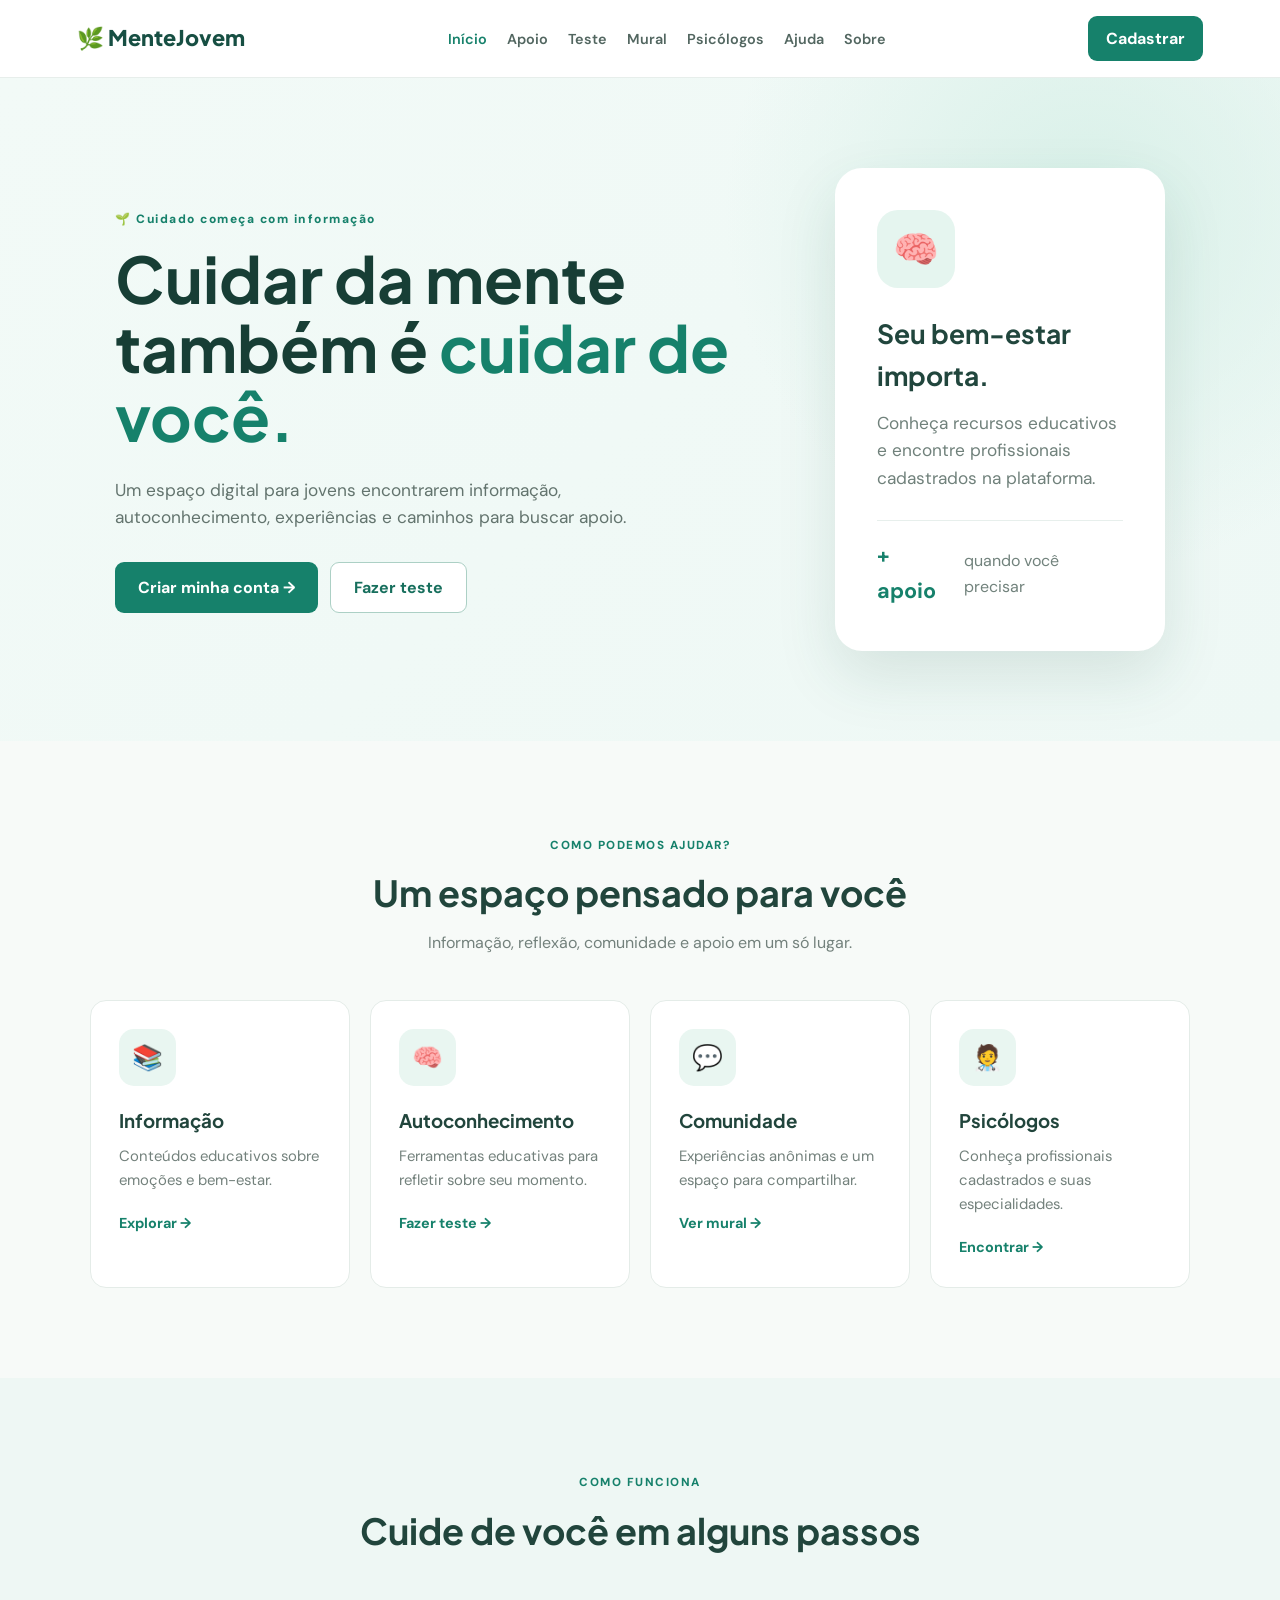
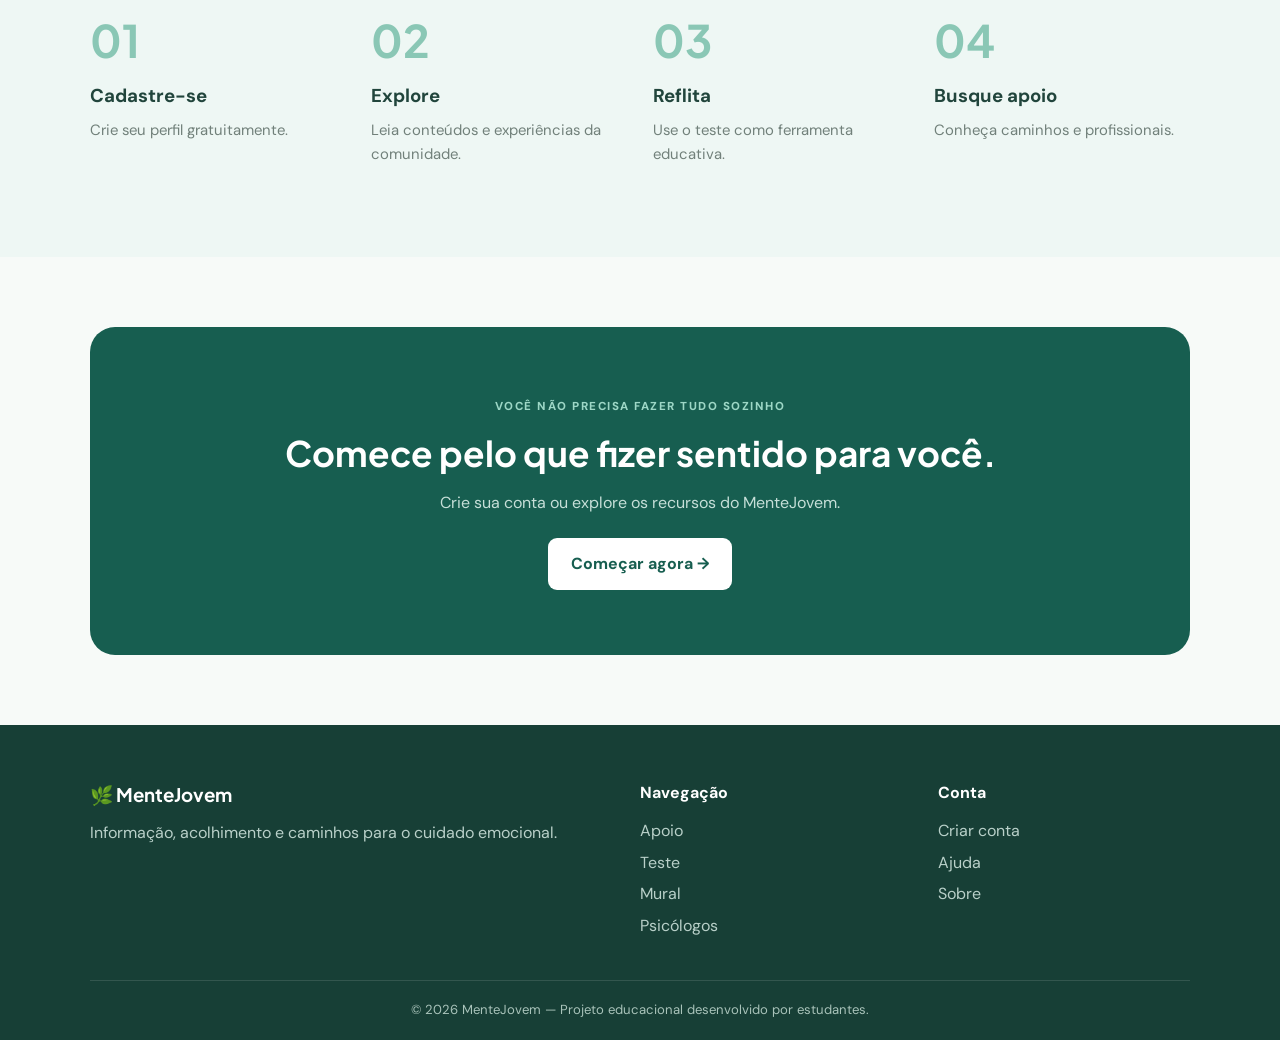
<file: index.html>
<!DOCTYPE html>
<html lang="pt-BR">

<head>
    <meta charset="UTF-8">
    <meta name="viewport" content="width=device-width, initial-scale=1.0">
    <title>MenteJovem | Início</title>
    <link rel="stylesheet" href="css/style.css">
</head>

<body>
    <header>
        <nav class="navbar">
            <a href="index.html" class="logo">🌿 MenteJovem</a>
            <ul class="menu">
                <li><a href="index.html" class="ativo">Início</a></li>
                <li><a href="apoio.html">Apoio</a></li>
                <li><a href="teste.html">Teste</a></li>
                <li><a href="mural.html">Mural</a></li>
                <li><a href="psicologos.html">Psicólogos</a></li>
                <li><a href="ajuda.html">Ajuda</a></li>
                <li><a href="sobre.html">Sobre</a></li>
            </ul>
            <a href="cadastro.html" class="btn-nav">Cadastrar</a>
        </nav>
    </header>

    <main>
        <section class="hero">
            <div class="hero-text">
                <span class="tag">🌱 Cuidado começa com informação</span>
                <h1>Cuidar da mente também é <span>cuidar de você.</span></h1>
                <p>Um espaço digital para jovens encontrarem informação, autoconhecimento, experiências e caminhos para
                    buscar apoio.</p>
                <div class="hero-buttons">
                    <a href="cadastro.html" class="btn">Criar minha conta →</a>
                    <a href="teste.html" class="btn-outline">Fazer teste</a>
                </div>
            </div>
            <div class="hero-card">
                <div class="floating-icon">🧠</div>
                <h3>Seu bem-estar importa.</h3>
                <p>Conheça recursos educativos e encontre profissionais cadastrados na plataforma.</p>
                <div class="mini-stat"><strong>+ apoio</strong><span>quando você precisar</span></div>
            </div>
        </section>

        <section>
            <div class="section-title">
                <span>COMO PODEMOS AJUDAR?</span>
                <h2>Um espaço pensado para você</h2>
                <p>Informação, reflexão, comunidade e apoio em um só lugar.</p>
            </div>
            <div class="cards">
                <div class="card">
                    <div class="card-icon">📚</div>
                    <h3>Informação</h3>
                    <p>Conteúdos educativos sobre emoções e bem-estar.</p><a href="apoio.html">Explorar →</a>
                </div>
                <div class="card">
                    <div class="card-icon">🧠</div>
                    <h3>Autoconhecimento</h3>
                    <p>Ferramentas educativas para refletir sobre seu momento.</p><a href="teste.html">Fazer teste →</a>
                </div>
                <div class="card">
                    <div class="card-icon">💬</div>
                    <h3>Comunidade</h3>
                    <p>Experiências anônimas e um espaço para compartilhar.</p><a href="mural.html">Ver mural →</a>
                </div>
                <div class="card">
                    <div class="card-icon">🧑‍⚕️</div>
                    <h3>Psicólogos</h3>
                    <p>Conheça profissionais cadastrados e suas especialidades.</p><a href="psicologos.html">Encontrar
                        →</a>
                </div>
            </div>
        </section>

        <section class="como-funciona">
            <div class="section-title"><span>COMO FUNCIONA</span>
                <h2>Cuide de você em alguns passos</h2>
            </div>
            <div class="steps">
                <div class="step"><strong>01</strong>
                    <h3>Cadastre-se</h3>
                    <p>Crie seu perfil gratuitamente.</p>
                </div>
                <div class="step"><strong>02</strong>
                    <h3>Explore</h3>
                    <p>Leia conteúdos e experiências da comunidade.</p>
                </div>
                <div class="step"><strong>03</strong>
                    <h3>Reflita</h3>
                    <p>Use o teste como ferramenta educativa.</p>
                </div>
                <div class="step"><strong>04</strong>
                    <h3>Busque apoio</h3>
                    <p>Conheça caminhos e profissionais.</p>
                </div>
            </div>
        </section>

        <section class="cta">
            <span>VOCÊ NÃO PRECISA FAZER TUDO SOZINHO</span>
            <h2>Comece pelo que fizer sentido para você.</h2>
            <p>Crie sua conta ou explore os recursos do MenteJovem.</p>
            <a href="cadastro.html" class="btn">Começar agora →</a>
        </section>
    </main>

    <footer>
        <div class="footer-content">
            <div>
                <h3>🌿 MenteJovem</h3>
                <p>Informação, acolhimento e caminhos para o cuidado emocional.</p>
            </div>
            <div>
                <h4>Navegação</h4><a href="apoio.html">Apoio</a><a href="teste.html">Teste</a><a
                    href="mural.html">Mural</a><a href="psicologos.html">Psicólogos</a>
            </div>
            <div>
                <h4>Conta</h4><a href="cadastro.html">Criar conta</a><a href="ajuda.html">Ajuda</a><a
                    href="sobre.html">Sobre</a>
            </div>
        </div>
        <div class="footer-bottom">© 2026 MenteJovem — Projeto educacional desenvolvido por estudantes.</div>
    </footer>
</body>

</html>
</file>
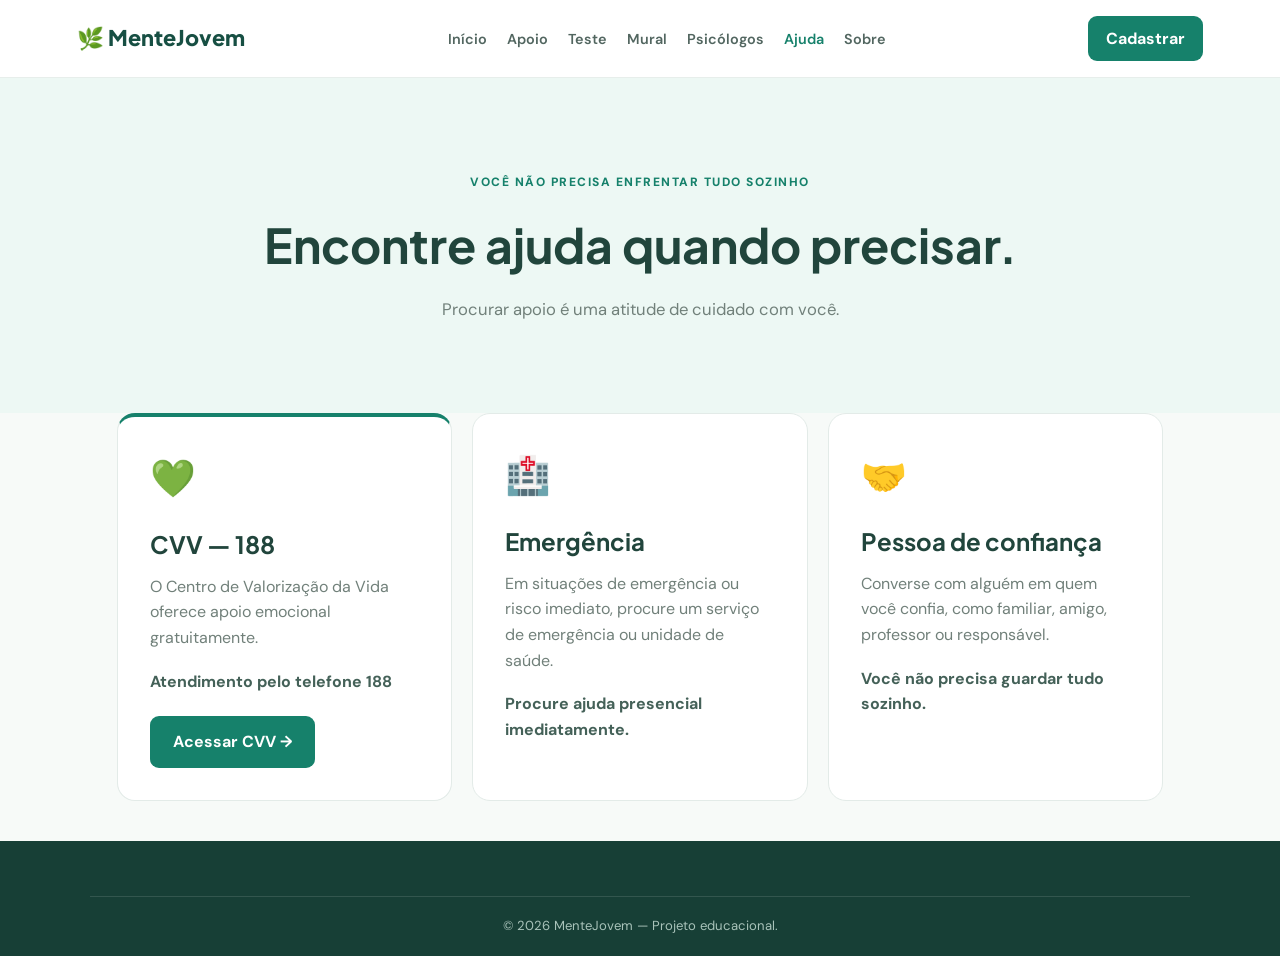
<file: ajuda.html>
<!DOCTYPE html>
<html lang="pt-BR">

<head>
    <meta charset="UTF-8">
    <meta name="viewport" content="width=device-width, initial-scale=1.0">
    <title>Ajuda | MenteJovem</title>
    <link rel="stylesheet" href="css/style.css">
</head>

<body>
    <header>
        <nav class="navbar"><a href="index.html" class="logo">🌿 MenteJovem</a>
            <ul class="menu">
                <li><a href="index.html">Início</a></li>
                <li><a href="apoio.html">Apoio</a></li>
                <li><a href="teste.html">Teste</a></li>
                <li><a href="mural.html">Mural</a></li>
                <li><a href="psicologos.html">Psicólogos</a></li>
                <li><a href="ajuda.html" class="ativo">Ajuda</a></li>
                <li><a href="sobre.html">Sobre</a></li>
            </ul><a href="cadastro.html" class="btn-nav">Cadastrar</a>
        </nav>
    </header>
    <section class="help-hero"><span>VOCÊ NÃO PRECISA ENFRENTAR TUDO SOZINHO</span>
        <h1>Encontre ajuda quando precisar.</h1>
        <p>Procurar apoio é uma atitude de cuidado com você.</p>
    </section>
    <main class="content">
        <div class="help-cards">
            <div class="help-card cvv"><span>💚</span>
                <h2>CVV — 188</h2>
                <p>O Centro de Valorização da Vida oferece apoio emocional gratuitamente.</p><strong>Atendimento pelo
                    telefone 188</strong><a href="https://www.cvv.org.br/" target="_blank" class="btn">Acessar CVV →</a>
            </div>
            <div class="help-card"><span>🏥</span>
                <h2>Emergência</h2>
                <p>Em situações de emergência ou risco imediato, procure um serviço de emergência ou unidade de saúde.
                </p><strong>Procure ajuda presencial imediatamente.</strong>
            </div>
            <div class="help-card"><span>🤝</span>
                <h2>Pessoa de confiança</h2>
                <p>Converse com alguém em quem você confia, como familiar, amigo, professor ou responsável.</p>
                <strong>Você não precisa guardar tudo sozinho.</strong>
            </div>
        </div>
    </main>
    <footer>
        <div class="footer-bottom">© 2026 MenteJovem — Projeto educacional.</div>
    </footer>
</body>

</html>
</file>
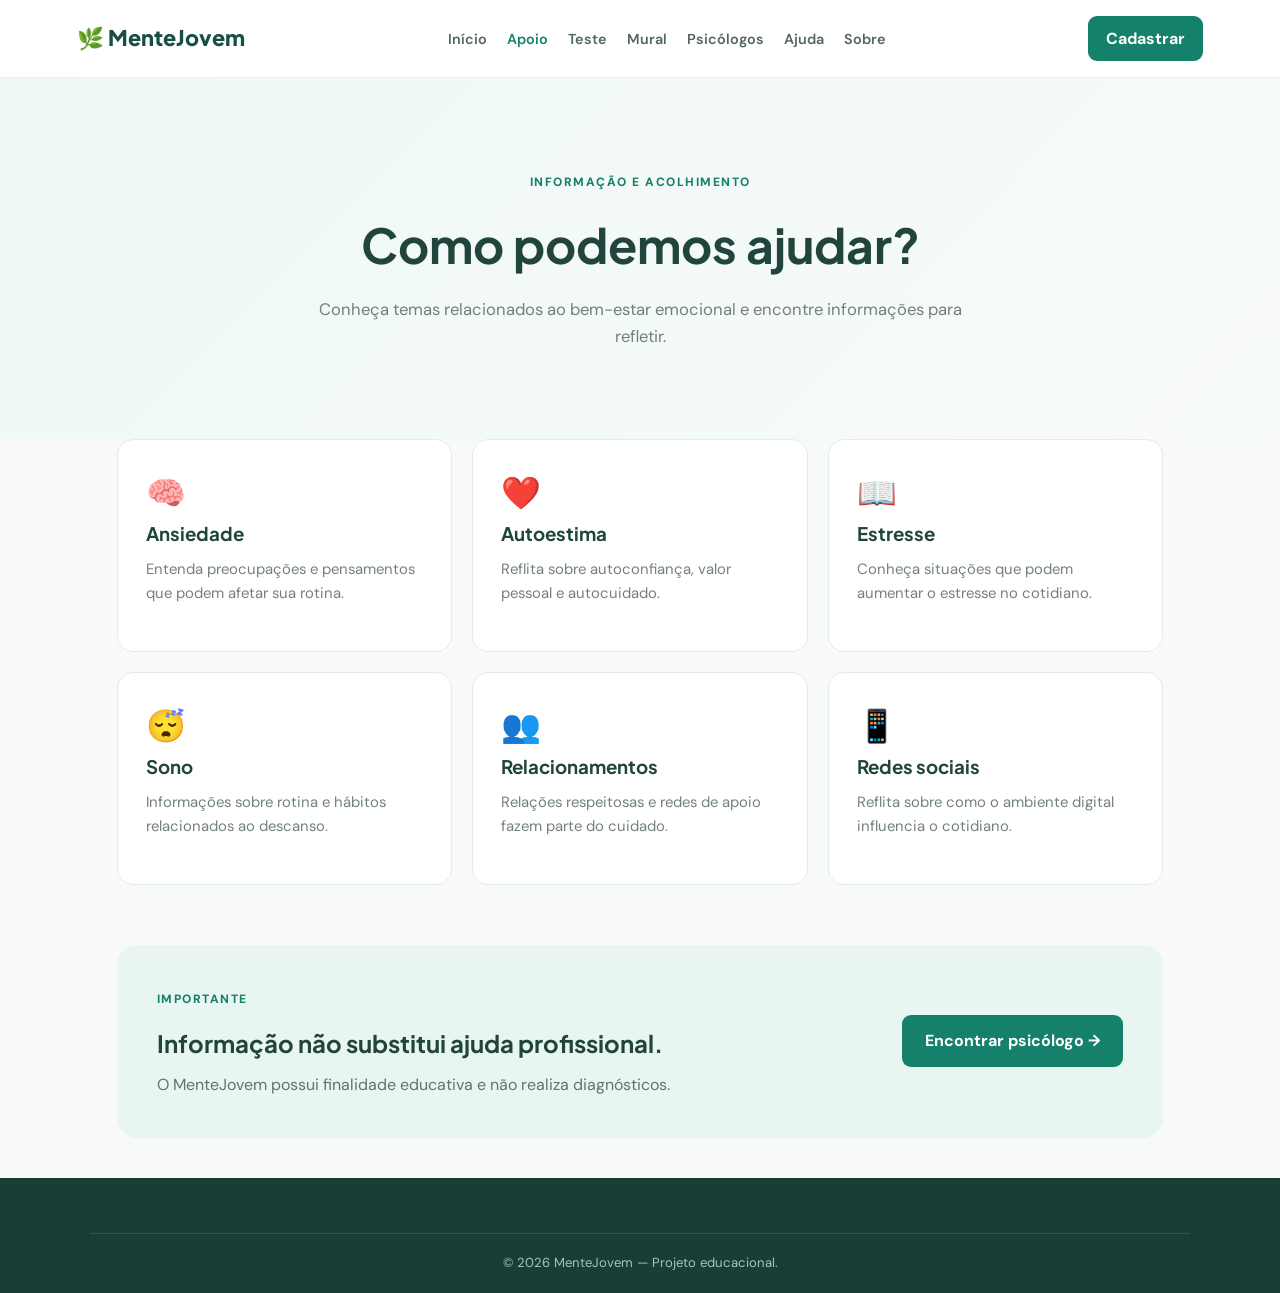
<file: apoio.html>
<!DOCTYPE html>
<html lang="pt-BR">

<head>
    <meta charset="UTF-8">
    <meta name="viewport" content="width=device-width, initial-scale=1.0">
    <title>Apoio | MenteJovem</title>
    <link rel="stylesheet" href="css/style.css">
</head>

<body>
    <header>
        <nav class="navbar"><a href="index.html" class="logo">🌿 MenteJovem</a>
            <ul class="menu">
                <li><a href="index.html">Início</a></li>
                <li><a href="apoio.html" class="ativo">Apoio</a></li>
                <li><a href="teste.html">Teste</a></li>
                <li><a href="mural.html">Mural</a></li>
                <li><a href="psicologos.html">Psicólogos</a></li>
                <li><a href="ajuda.html">Ajuda</a></li>
                <li><a href="sobre.html">Sobre</a></li>
            </ul><a href="cadastro.html" class="btn-nav">Cadastrar</a>
        </nav>
    </header>
    <section class="page-hero"><span>INFORMAÇÃO E ACOLHIMENTO</span>
        <h1>Como podemos ajudar?</h1>
        <p>Conheça temas relacionados ao bem-estar emocional e encontre informações para refletir.</p>
    </section>
    <main class="content">
        <div class="topics">
            <div class="topic"><span>🧠</span>
                <h3>Ansiedade</h3>
                <p>Entenda preocupações e pensamentos que podem afetar sua rotina.</p>
            </div>
            <div class="topic"><span>❤️</span>
                <h3>Autoestima</h3>
                <p>Reflita sobre autoconfiança, valor pessoal e autocuidado.</p>
            </div>
            <div class="topic"><span>📖</span>
                <h3>Estresse</h3>
                <p>Conheça situações que podem aumentar o estresse no cotidiano.</p>
            </div>
            <div class="topic"><span>😴</span>
                <h3>Sono</h3>
                <p>Informações sobre rotina e hábitos relacionados ao descanso.</p>
            </div>
            <div class="topic"><span>👥</span>
                <h3>Relacionamentos</h3>
                <p>Relações respeitosas e redes de apoio fazem parte do cuidado.</p>
            </div>
            <div class="topic"><span>📱</span>
                <h3>Redes sociais</h3>
                <p>Reflita sobre como o ambiente digital influencia o cotidiano.</p>
            </div>
        </div>
        <section class="info-box">
            <div><span class="tag">IMPORTANTE</span>
                <h2>Informação não substitui ajuda profissional.</h2>
                <p>O MenteJovem possui finalidade educativa e não realiza diagnósticos.</p>
            </div><a href="psicologos.html" class="btn">Encontrar psicólogo →</a>
        </section>
    </main>
    <footer>
        <div class="footer-bottom">© 2026 MenteJovem — Projeto educacional.</div>
    </footer>
</body>

</html>
</file>
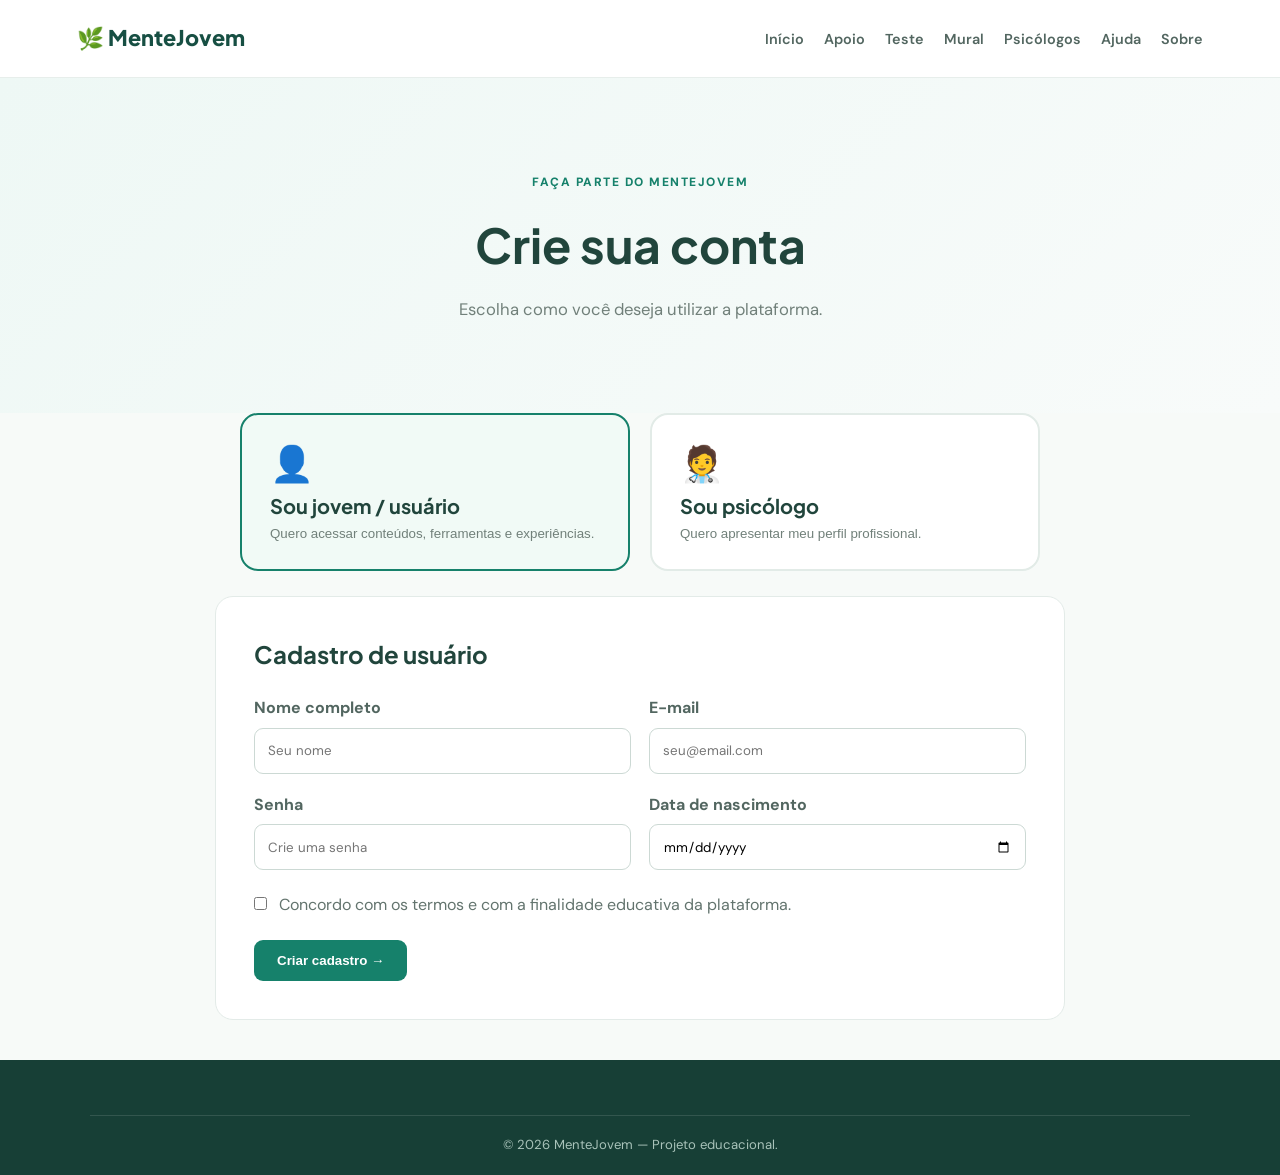
<file: cadastro.html>
<!DOCTYPE html>
<html lang="pt-BR">

<head>
    <meta charset="UTF-8">
    <meta name="viewport" content="width=device-width, initial-scale=1.0">
    <title>Cadastro | MenteJovem</title>
    <link rel="stylesheet" href="css/style.css">
</head>

<body>
    <header>
        <nav class="navbar"><a href="index.html" class="logo">🌿 MenteJovem</a>
            <ul class="menu">
                <li><a href="index.html">Início</a></li>
                <li><a href="apoio.html">Apoio</a></li>
                <li><a href="teste.html">Teste</a></li>
                <li><a href="mural.html">Mural</a></li>
                <li><a href="psicologos.html">Psicólogos</a></li>
                <li><a href="ajuda.html">Ajuda</a></li>
                <li><a href="sobre.html">Sobre</a></li>
            </ul>
        </nav>
    </header>
    <section class="page-hero"><span>FAÇA PARTE DO MENTEJOVEM</span>
        <h1>Crie sua conta</h1>
        <p>Escolha como você deseja utilizar a plataforma.</p>
    </section>
    <main class="content">
        <div class="profile-choice">
            <button class="choice active" data-type="jovem"><span>👤</span>
                <h2>Sou jovem / usuário</h2>
                <p>Quero acessar conteúdos, ferramentas e experiências.</p>
            </button>
            <button class="choice" data-type="psicologo"><span>🧑‍⚕️</span>
                <h2>Sou psicólogo</h2>
                <p>Quero apresentar meu perfil profissional.</p>
            </button>
        </div>
        <form id="cadastroForm" class="form-card">
            <h2 id="formTitle">Cadastro de usuário</h2>
            <div class="form-grid">
                <div class="field"><label>Nome completo</label><input required type="text" name="nome"
                        placeholder="Seu nome"></div>
                <div class="field"><label>E-mail</label><input required type="email" name="email"
                        placeholder="seu@email.com"></div>
                <div class="field"><label>Senha</label><input required type="password" name="senha"
                        placeholder="Crie uma senha"></div>
                <div class="field" id="idadeField"><label>Data de nascimento</label><input type="date"
                        name="nascimento"></div>
            </div>
            <div id="professionalFields" class="hidden">
                <h3>Dados profissionais</h3>
                <div class="form-grid">
                    <div class="field"><label>CRP</label><input name="crp" placeholder="Ex.: 00/00000"></div>
                    <div class="field"><label>Estado</label><select name="estado">
                            <option value="">Selecione</option>
                            <option>PR</option>
                            <option>SP</option>
                            <option>SC</option>
                            <option>RS</option>
                            <option>RJ</option>
                            <option>MG</option>
                            <option>Outro</option>
                        </select></div>
                    <div class="field"><label>Especialidade principal</label><select name="especialidade">
                            <option value="">Selecione</option>
                            <option>Psicologia clínica</option>
                            <option>Ansiedade</option>
                            <option>Autoestima</option>
                            <option>Adolescentes</option>
                            <option>Relacionamentos</option>
                            <option>Orientação profissional</option>
                        </select></div>
                    <div class="field"><label>Modalidade</label><select name="modalidade">
                            <option>Online</option>
                            <option>Presencial</option>
                            <option>Online e presencial</option>
                        </select></div>
                    <div class="field full"><label>Sobre seu trabalho</label><textarea name="bio"
                            placeholder="Conte brevemente sobre sua atuação..."></textarea></div>
                </div>
                <div class="verification-note">🔒 No sistema real, o registro profissional deverá ser validado antes do
                    perfil receber o selo de verificação.</div>
            </div>
            <label class="check"><input type="checkbox" required> Concordo com os termos e com a finalidade educativa da
                plataforma.</label>
            <button class="btn" type="submit">Criar cadastro →</button>
            <div id="cadastroMsg" class="success-message"></div>
        </form>
    </main>
    <footer>
        <div class="footer-bottom">© 2026 MenteJovem — Projeto educacional.</div>
    </footer>
    <script src="js/script.js"></script>
</body>

</html>
</file>
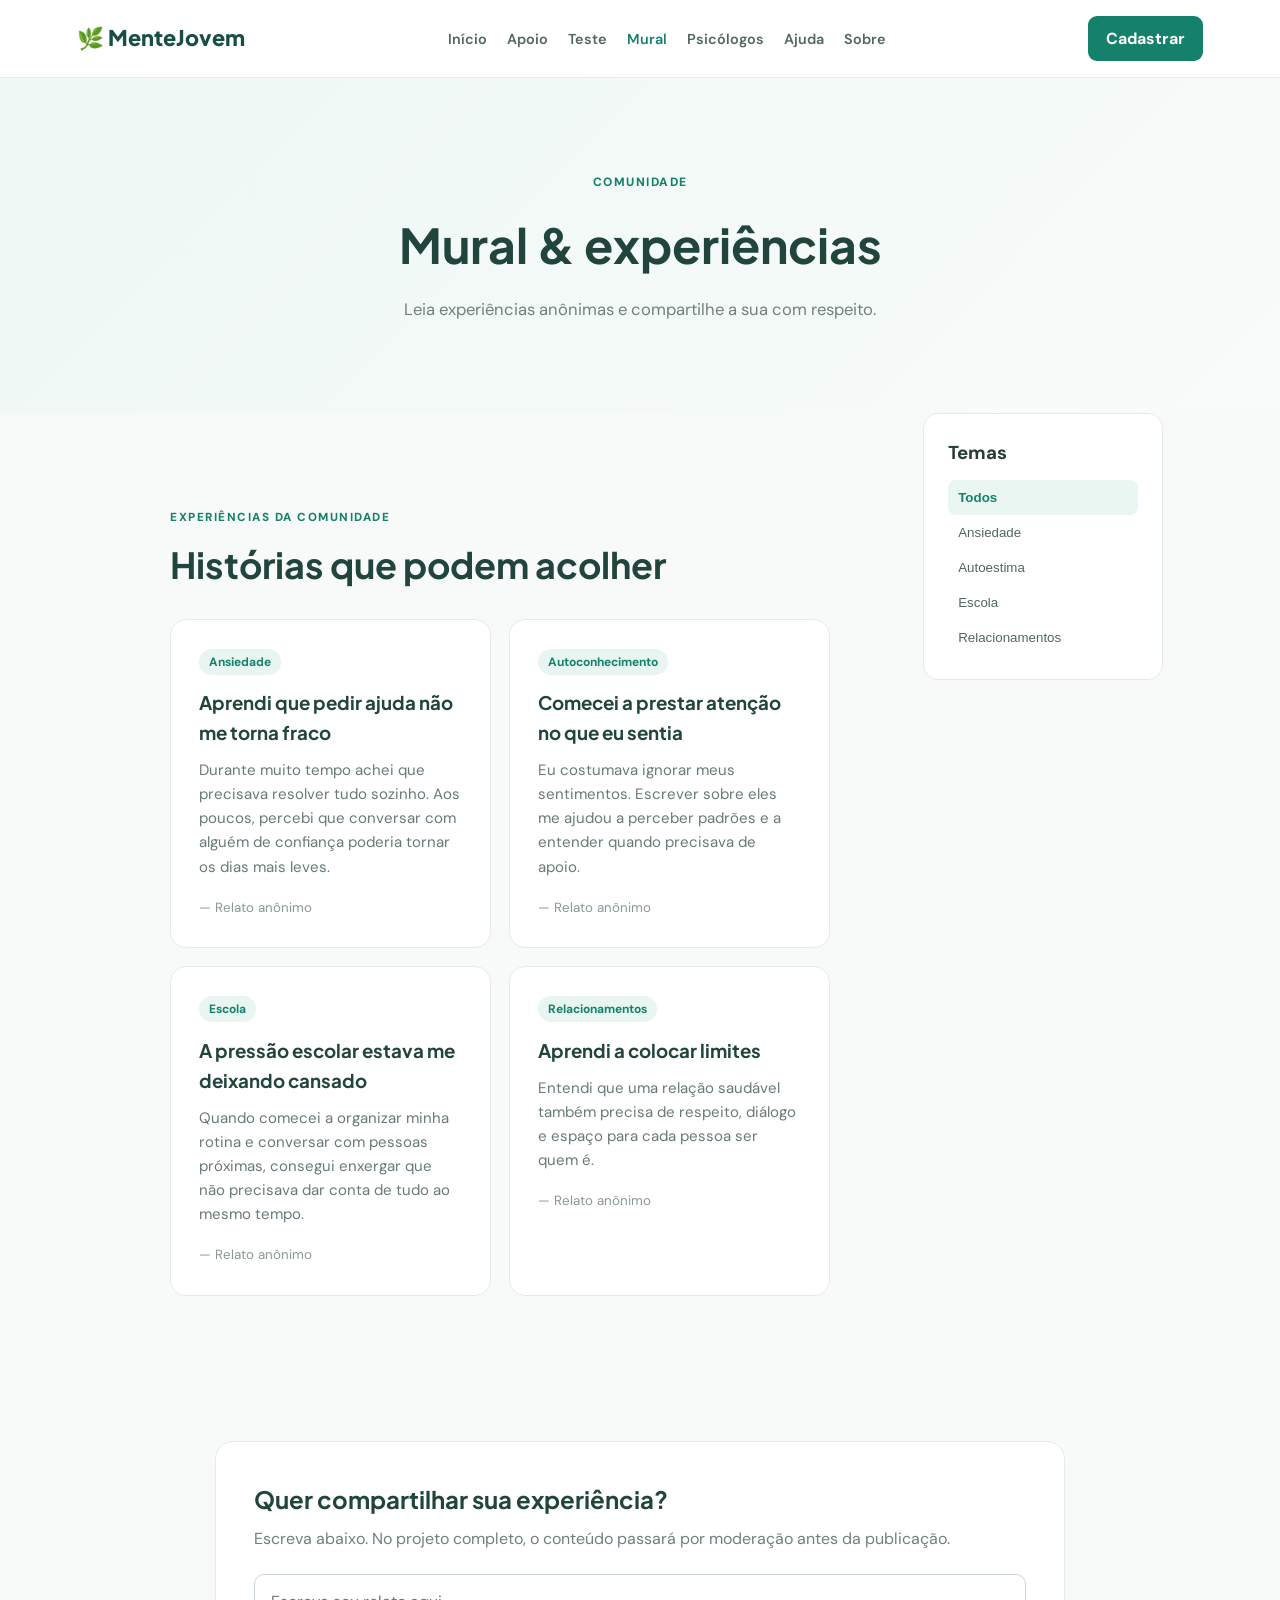
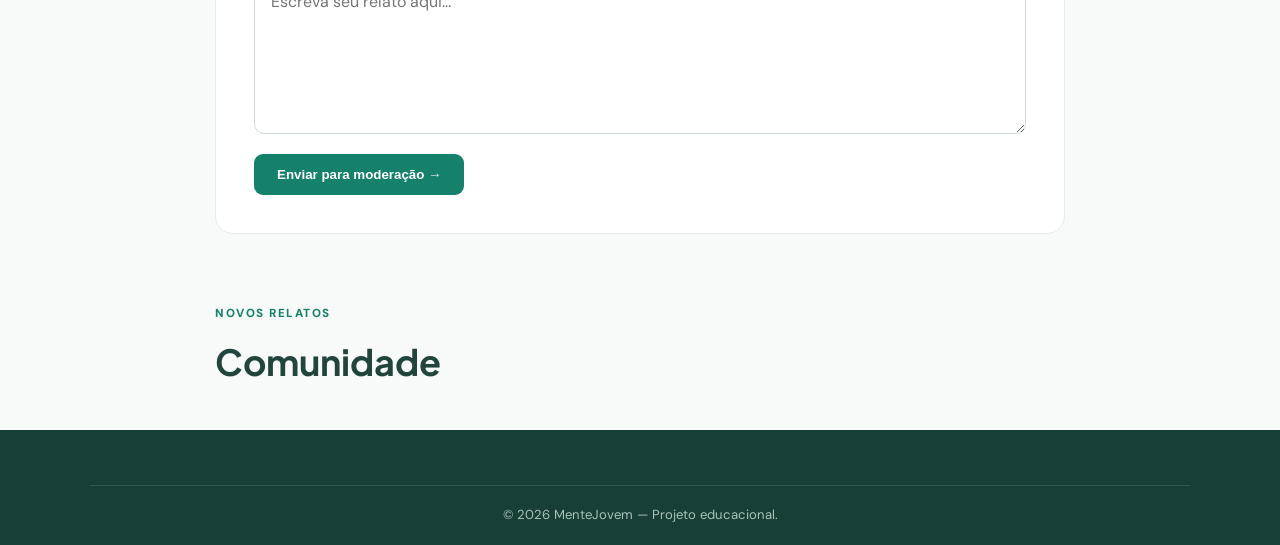
<file: mural.html>
<!DOCTYPE html>
<html lang="pt-BR">

<head>
    <meta charset="UTF-8">
    <meta name="viewport" content="width=device-width, initial-scale=1.0">
    <title>Mural | MenteJovem</title>
    <link rel="stylesheet" href="css/style.css">
</head>

<body>
    <header>
        <nav class="navbar"><a href="index.html" class="logo">🌿 MenteJovem</a>
            <ul class="menu">
                <li><a href="index.html">Início</a></li>
                <li><a href="apoio.html">Apoio</a></li>
                <li><a href="teste.html">Teste</a></li>
                <li><a href="mural.html" class="ativo">Mural</a></li>
                <li><a href="psicologos.html">Psicólogos</a></li>
                <li><a href="ajuda.html">Ajuda</a></li>
                <li><a href="sobre.html">Sobre</a></li>
            </ul><a href="cadastro.html" class="btn-nav">Cadastrar</a>
        </nav>
    </header>
    <section class="page-hero"><span>COMUNIDADE</span>
        <h1>Mural & experiências</h1>
        <p>Leia experiências anônimas e compartilhe a sua com respeito.</p>
    </section>
    <main class="content">
        <div class="blog-layout">
            <section>
                <div class="section-title left"><span>EXPERIÊNCIAS DA COMUNIDADE</span>
                    <h2>Histórias que podem acolher</h2>
                </div>
                <div class="blog-grid">
                    <article class="post"><span class="post-category">Ansiedade</span>
                        <h3>Aprendi que pedir ajuda não me torna fraco</h3>
                        <p>Durante muito tempo achei que precisava resolver tudo sozinho. Aos poucos, percebi que
                            conversar com alguém de confiança poderia tornar os dias mais leves.</p><small>— Relato
                            anônimo</small>
                    </article>
                    <article class="post"><span class="post-category">Autoconhecimento</span>
                        <h3>Comecei a prestar atenção no que eu sentia</h3>
                        <p>Eu costumava ignorar meus sentimentos. Escrever sobre eles me ajudou a perceber padrões e a
                            entender quando precisava de apoio.</p><small>— Relato anônimo</small>
                    </article>
                    <article class="post"><span class="post-category">Escola</span>
                        <h3>A pressão escolar estava me deixando cansado</h3>
                        <p>Quando comecei a organizar minha rotina e conversar com pessoas próximas, consegui enxergar
                            que não precisava dar conta de tudo ao mesmo tempo.</p><small>— Relato anônimo</small>
                    </article>
                    <article class="post"><span class="post-category">Relacionamentos</span>
                        <h3>Aprendi a colocar limites</h3>
                        <p>Entendi que uma relação saudável também precisa de respeito, diálogo e espaço para cada
                            pessoa ser quem é.</p><small>— Relato anônimo</small>
                    </article>
                </div>
            </section>
            <aside class="blog-side">
                <h3>Temas</h3><button class="filter-btn active">Todos</button><button
                    class="filter-btn">Ansiedade</button><button class="filter-btn">Autoestima</button><button
                    class="filter-btn">Escola</button><button class="filter-btn">Relacionamentos</button>
            </aside>
        </div>
        <div class="mural-box">
            <h2>Quer compartilhar sua experiência?</h2>
            <p>Escreva abaixo. No projeto completo, o conteúdo passará por moderação antes da publicação.</p><textarea
                id="relato" placeholder="Escreva seu relato aqui..."></textarea><button class="btn"
                onclick="enviarRelato()">Enviar para moderação →</button>
        </div>
        <div class="relatos-area">
            <div class="section-title left"><span>NOVOS RELATOS</span>
                <h2>Comunidade</h2>
            </div>
            <div id="relatos"></div>
        </div>
    </main>
    <footer>
        <div class="footer-bottom">© 2026 MenteJovem — Projeto educacional.</div>
    </footer>
    <script src="js/script.js"></script>
</body>

</html>
</file>
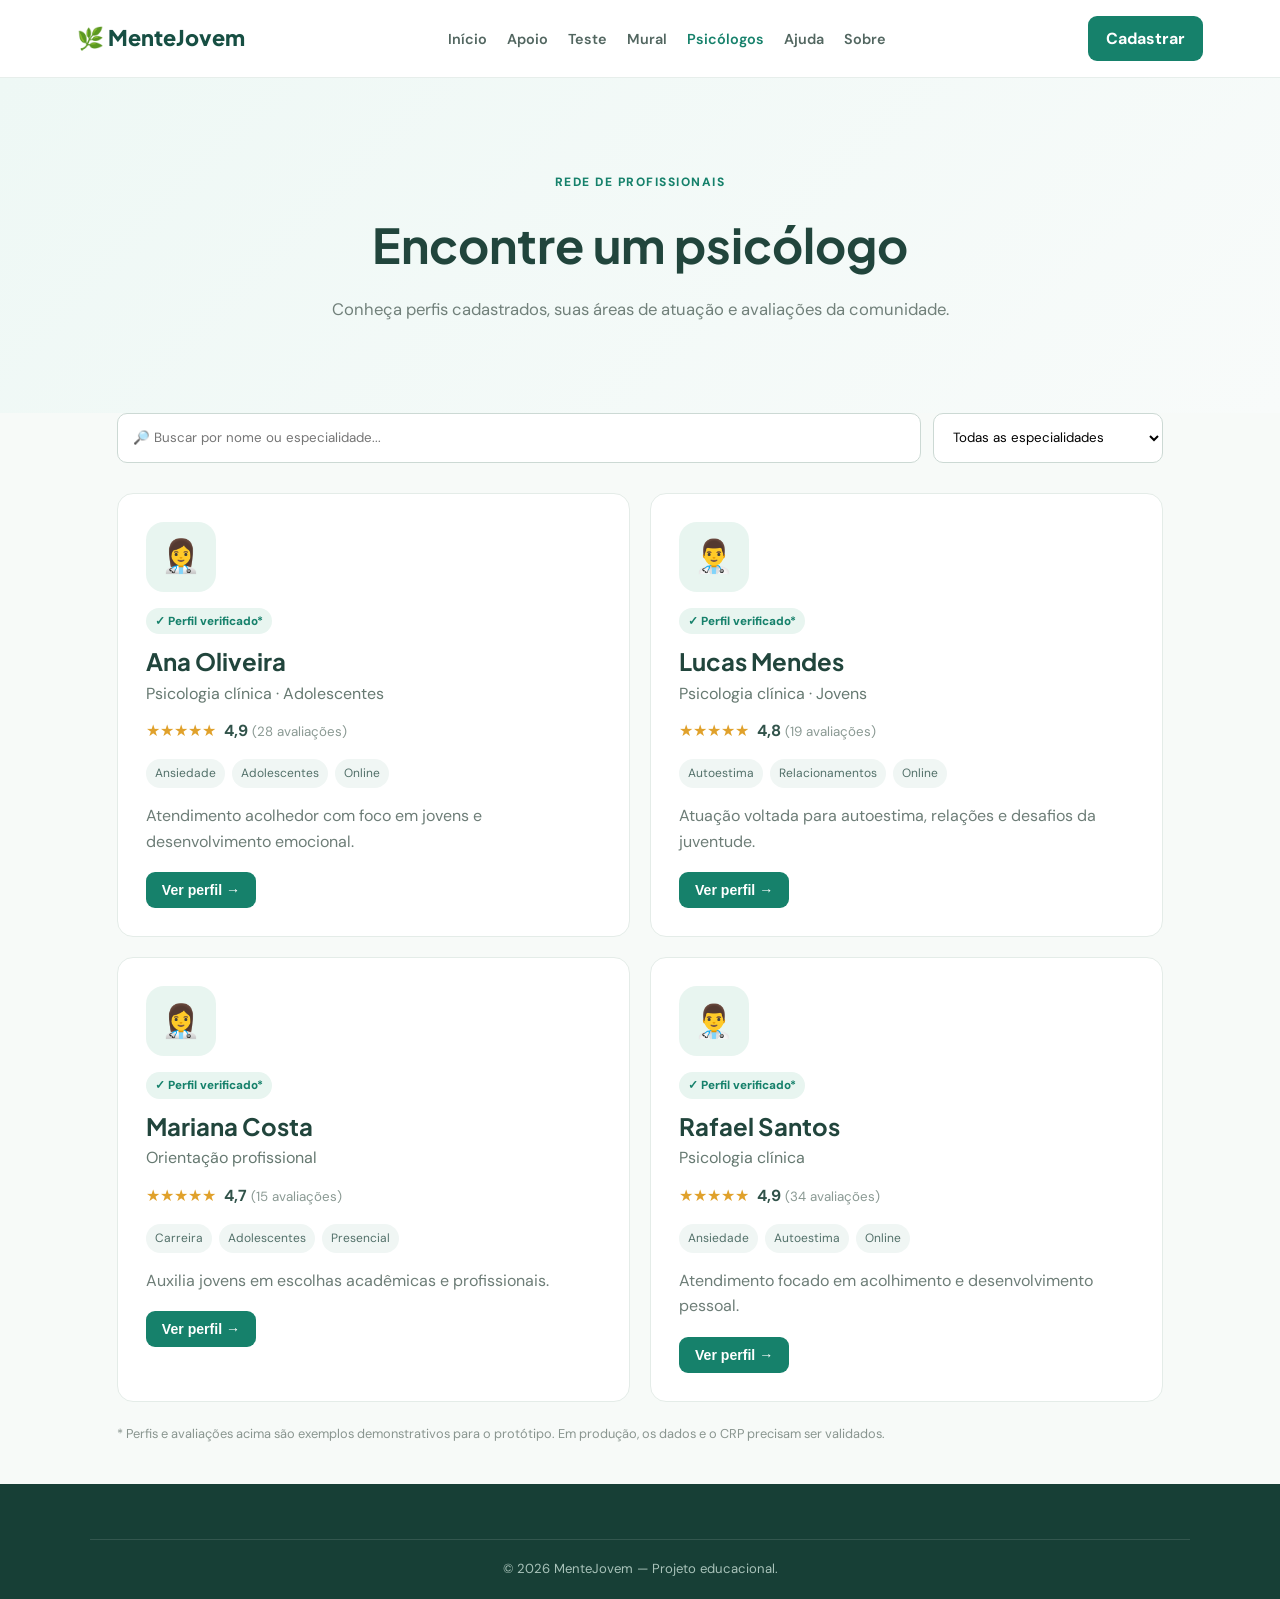
<file: psicologos.html>
<!DOCTYPE html>
<html lang="pt-BR">

<head>
    <meta charset="UTF-8">
    <meta name="viewport" content="width=device-width, initial-scale=1.0">
    <title>Psicólogos | MenteJovem</title>
    <link rel="stylesheet" href="css/style.css">
</head>

<body>
    <header>
        <nav class="navbar"><a href="index.html" class="logo">🌿 MenteJovem</a>
            <ul class="menu">
                <li><a href="index.html">Início</a></li>
                <li><a href="apoio.html">Apoio</a></li>
                <li><a href="teste.html">Teste</a></li>
                <li><a href="mural.html">Mural</a></li>
                <li><a href="psicologos.html" class="ativo">Psicólogos</a></li>
                <li><a href="ajuda.html">Ajuda</a></li>
                <li><a href="sobre.html">Sobre</a></li>
            </ul><a href="cadastro.html" class="btn-nav">Cadastrar</a>
        </nav>
    </header>
    <section class="page-hero"><span>REDE DE PROFISSIONAIS</span>
        <h1>Encontre um psicólogo</h1>
        <p>Conheça perfis cadastrados, suas áreas de atuação e avaliações da comunidade.</p>
    </section>
    <main class="content">
        <div class="search-panel"><input id="buscaPsi" type="search"
                placeholder="🔎 Buscar por nome ou especialidade..."><select id="filtroPsi">
                <option value="">Todas as especialidades</option>
                <option value="Ansiedade">Ansiedade</option>
                <option value="Autoestima">Autoestima</option>
                <option value="Adolescentes">Adolescentes</option>
                <option value="Relacionamentos">Relacionamentos</option>
                <option value="Orientação profissional">Orientação profissional</option>
            </select></div>
        <div id="psicologosGrid" class="psych-grid">
            <article class="psych-card" data-tags="Ansiedade Adolescentes Psicologia clínica">
                <div class="psych-avatar">👩‍⚕️</div>
                <div class="verified">✓ Perfil verificado*</div>
                <h2>Ana Oliveira</h2>
                <p class="specialty">Psicologia clínica · Adolescentes</p>
                <div class="rating">★★★★★ <b>4,9</b> <small>(28 avaliações)</small></div>
                <div class="chips"><span>Ansiedade</span><span>Adolescentes</span><span>Online</span></div>
                <p>Atendimento acolhedor com foco em jovens e desenvolvimento emocional.</p><button class="btn small"
                    onclick="abrirPerfil('Ana Oliveira','Psicologia clínica · Adolescentes','4,9','28','Ansiedade, Adolescentes, Online')">Ver
                    perfil →</button>
            </article>
            <article class="psych-card" data-tags="Autoestima Relacionamentos">
                <div class="psych-avatar">👨‍⚕️</div>
                <div class="verified">✓ Perfil verificado*</div>
                <h2>Lucas Mendes</h2>
                <p class="specialty">Psicologia clínica · Jovens</p>
                <div class="rating">★★★★★ <b>4,8</b> <small>(19 avaliações)</small></div>
                <div class="chips"><span>Autoestima</span><span>Relacionamentos</span><span>Online</span></div>
                <p>Atuação voltada para autoestima, relações e desafios da juventude.</p><button class="btn small"
                    onclick="abrirPerfil('Lucas Mendes','Psicologia clínica · Jovens','4,8','19','Autoestima, Relacionamentos, Online')">Ver
                    perfil →</button>
            </article>
            <article class="psych-card" data-tags="Orientação profissional Adolescentes">
                <div class="psych-avatar">👩‍⚕️</div>
                <div class="verified">✓ Perfil verificado*</div>
                <h2>Mariana Costa</h2>
                <p class="specialty">Orientação profissional</p>
                <div class="rating">★★★★★ <b>4,7</b> <small>(15 avaliações)</small></div>
                <div class="chips"><span>Carreira</span><span>Adolescentes</span><span>Presencial</span></div>
                <p>Auxilia jovens em escolhas acadêmicas e profissionais.</p><button class="btn small"
                    onclick="abrirPerfil('Mariana Costa','Orientação profissional','4,7','15','Carreira, Adolescentes, Presencial')">Ver
                    perfil →</button>
            </article>
            <article class="psych-card" data-tags="Ansiedade Autoestima">
                <div class="psych-avatar">👨‍⚕️</div>
                <div class="verified">✓ Perfil verificado*</div>
                <h2>Rafael Santos</h2>
                <p class="specialty">Psicologia clínica</p>
                <div class="rating">★★★★★ <b>4,9</b> <small>(34 avaliações)</small></div>
                <div class="chips"><span>Ansiedade</span><span>Autoestima</span><span>Online</span></div>
                <p>Atendimento focado em acolhimento e desenvolvimento pessoal.</p><button class="btn small"
                    onclick="abrirPerfil('Rafael Santos','Psicologia clínica','4,9','34','Ansiedade, Autoestima, Online')">Ver
                    perfil →</button>
            </article>
        </div>
        <p class="disclaimer">* Perfis e avaliações acima são exemplos demonstrativos para o protótipo. Em produção, os
            dados e o CRP precisam ser validados.</p>
    </main>
    <div id="profileModal" class="modal">
        <div class="modal-box"><button class="close" onclick="fecharPerfil()">×</button>
            <div id="modalContent"></div>
        </div>
    </div>
    <footer>
        <div class="footer-bottom">© 2026 MenteJovem — Projeto educacional.</div>
    </footer>
    <script src="js/script.js"></script>
</body>

</html>
</file>
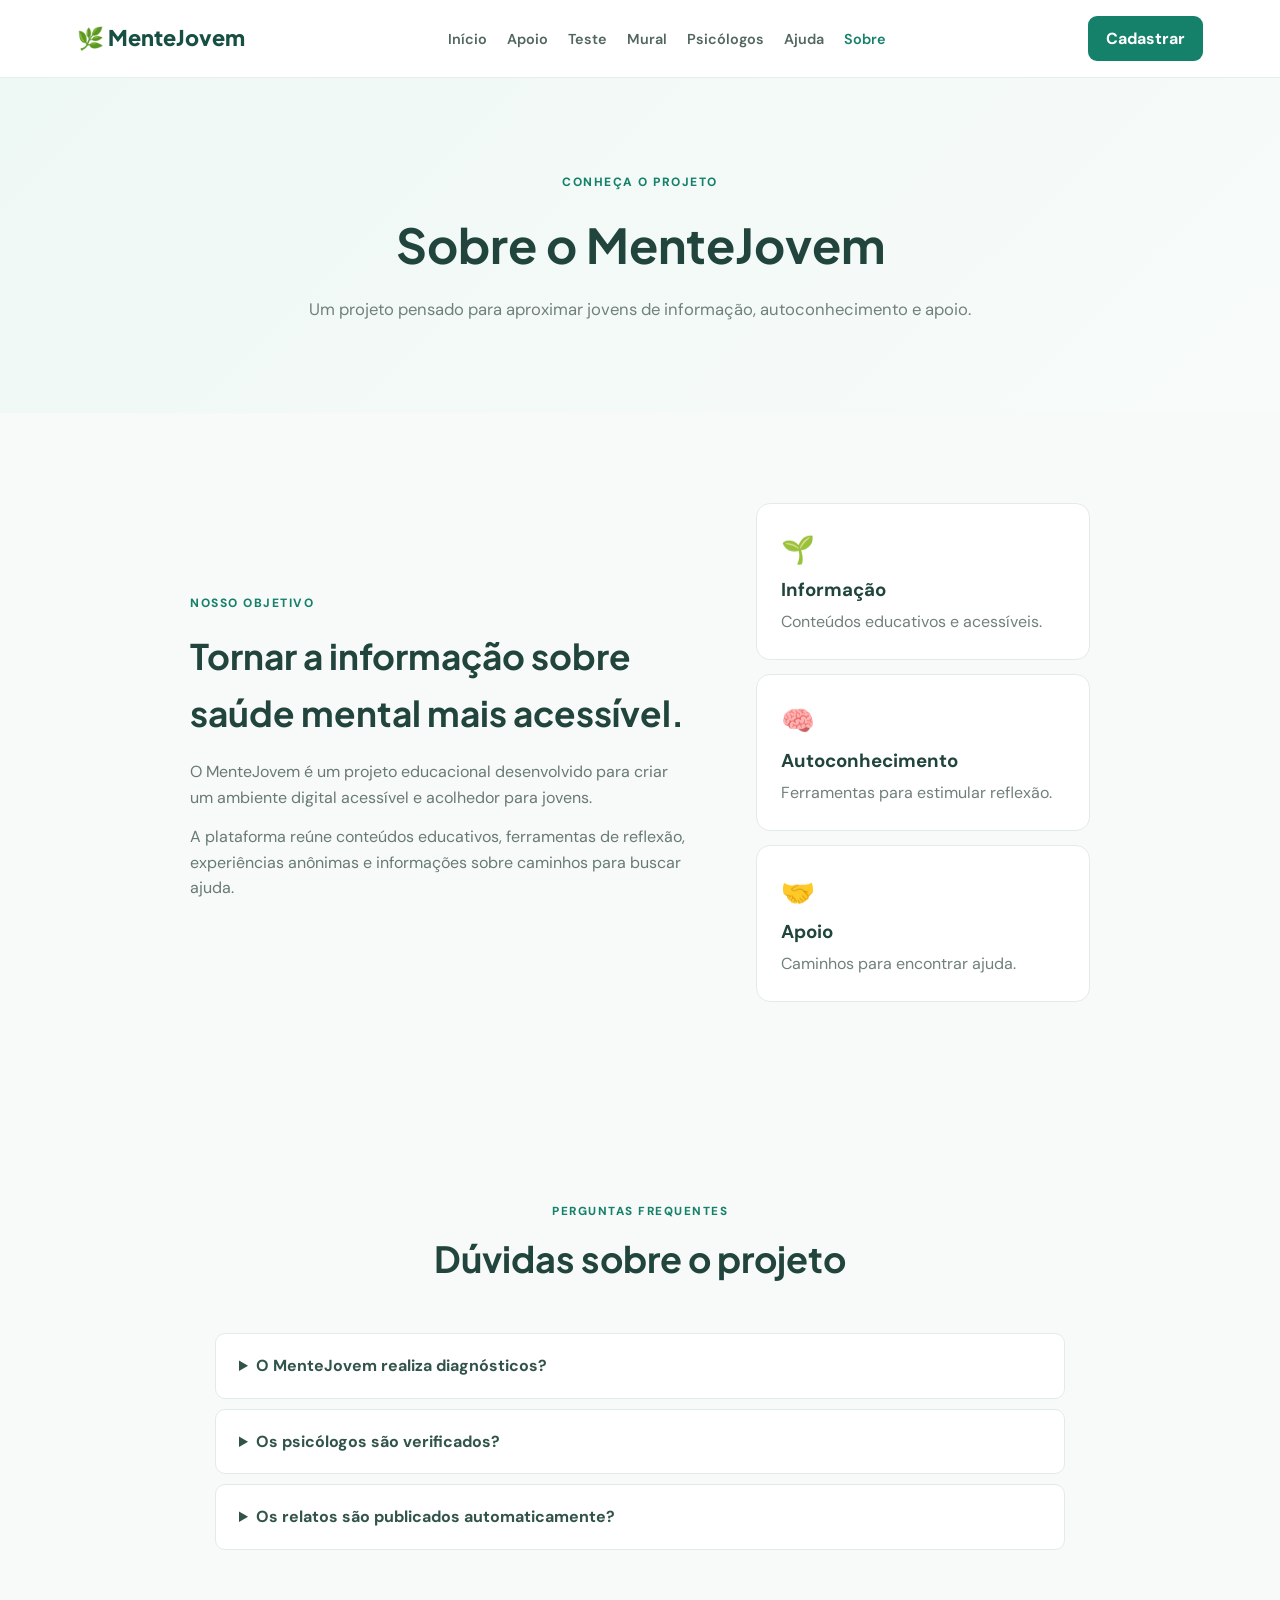
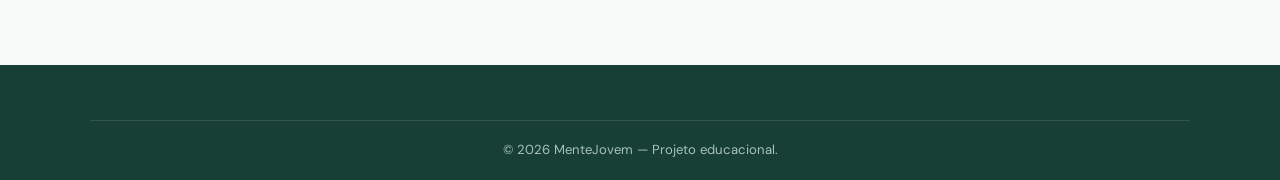
<file: sobre.html>
<!DOCTYPE html>
<html lang="pt-BR">

<head>
    <meta charset="UTF-8">
    <meta name="viewport" content="width=device-width, initial-scale=1.0">
    <title>Sobre | MenteJovem</title>
    <link rel="stylesheet" href="css/style.css">
</head>

<body>
    <header>
        <nav class="navbar"><a href="index.html" class="logo">🌿 MenteJovem</a>
            <ul class="menu">
                <li><a href="index.html">Início</a></li>
                <li><a href="apoio.html">Apoio</a></li>
                <li><a href="teste.html">Teste</a></li>
                <li><a href="mural.html">Mural</a></li>
                <li><a href="psicologos.html">Psicólogos</a></li>
                <li><a href="ajuda.html">Ajuda</a></li>
                <li><a href="sobre.html" class="ativo">Sobre</a></li>
            </ul><a href="cadastro.html" class="btn-nav">Cadastrar</a>
        </nav>
    </header>
    <section class="page-hero"><span>CONHEÇA O PROJETO</span>
        <h1>Sobre o MenteJovem</h1>
        <p>Um projeto pensado para aproximar jovens de informação, autoconhecimento e apoio.</p>
    </section>
    <main class="content">
        <section class="about">
            <div class="about-text"><span class="tag">NOSSO OBJETIVO</span>
                <h2>Tornar a informação sobre saúde mental mais acessível.</h2>
                <p>O MenteJovem é um projeto educacional desenvolvido para criar um ambiente digital acessível e
                    acolhedor para jovens.</p>
                <p>A plataforma reúne conteúdos educativos, ferramentas de reflexão, experiências anônimas e informações
                    sobre caminhos para buscar ajuda.</p>
            </div>
            <div class="about-box">
                <div><span>🌱</span>
                    <h3>Informação</h3>
                    <p>Conteúdos educativos e acessíveis.</p>
                </div>
                <div><span>🧠</span>
                    <h3>Autoconhecimento</h3>
                    <p>Ferramentas para estimular reflexão.</p>
                </div>
                <div><span>🤝</span>
                    <h3>Apoio</h3>
                    <p>Caminhos para encontrar ajuda.</p>
                </div>
            </div>
        </section>
        <section class="faq">
            <div class="section-title"><span>PERGUNTAS FREQUENTES</span>
                <h2>Dúvidas sobre o projeto</h2>
            </div>
            <details>
                <summary>O MenteJovem realiza diagnósticos?</summary>
                <p>Não. As ferramentas possuem finalidade educativa e não substituem avaliação profissional.</p>
            </details>
            <details>
                <summary>Os psicólogos são verificados?</summary>
                <p>No protótipo, o selo é demonstrativo. Em uma versão real, o CRP e os dados profissionais deverão ser
                    validados.</p>
            </details>
            <details>
                <summary>Os relatos são publicados automaticamente?</summary>
                <p>Não. A proposta é que os relatos passem por moderação antes da publicação.</p>
            </details>
        </section>
    </main>
    <footer>
        <div class="footer-bottom">© 2026 MenteJovem — Projeto educacional.</div>
    </footer>
</body>

</html>
</file>
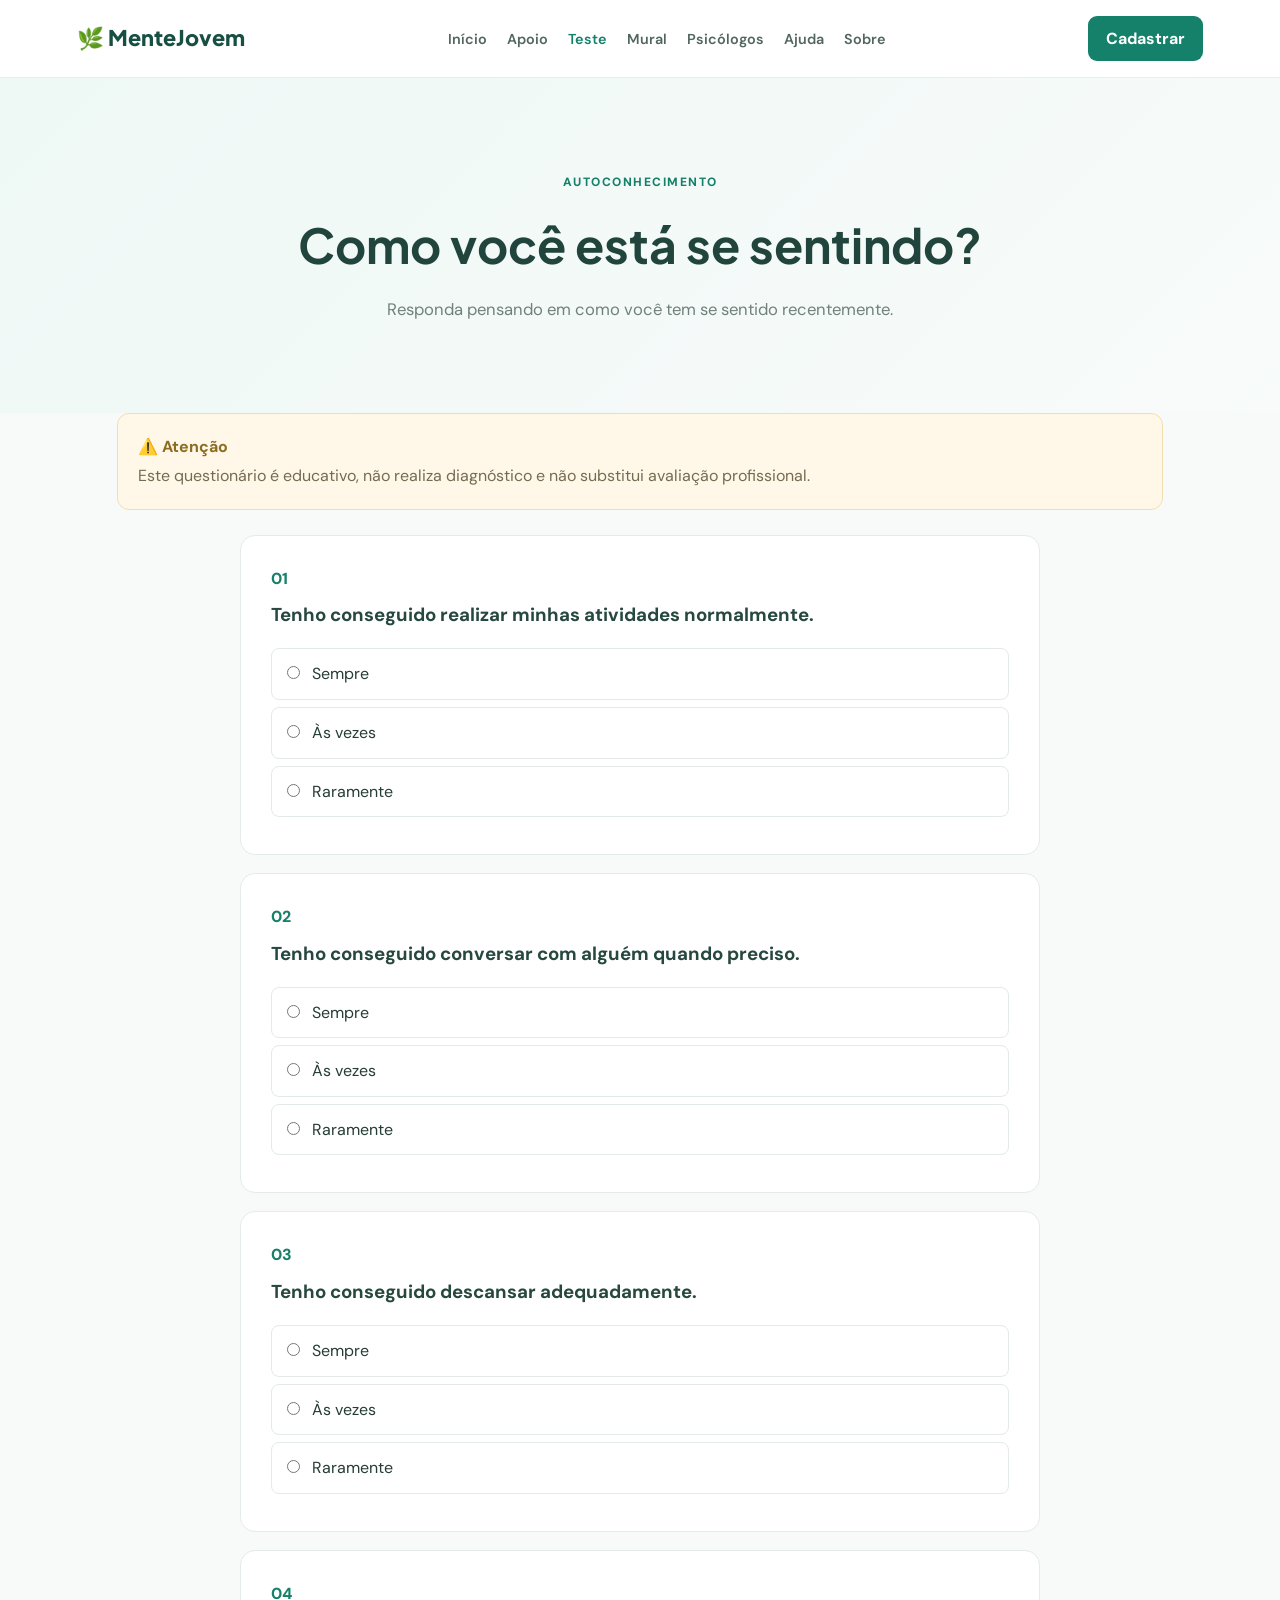
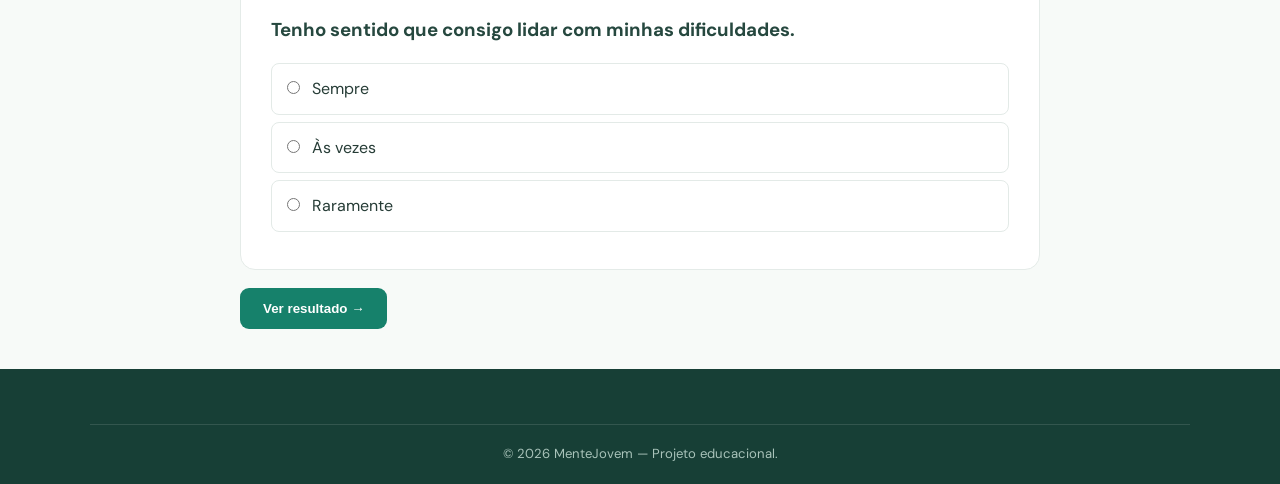
<file: teste.html>
<!DOCTYPE html>
<html lang="pt-BR">

<head>
    <meta charset="UTF-8">
    <meta name="viewport" content="width=device-width, initial-scale=1.0">
    <title>Teste | MenteJovem</title>
    <link rel="stylesheet" href="css/style.css">
</head>

<body>
    <header>
        <nav class="navbar"><a href="index.html" class="logo">🌿 MenteJovem</a>
            <ul class="menu">
                <li><a href="index.html">Início</a></li>
                <li><a href="apoio.html">Apoio</a></li>
                <li><a href="teste.html" class="ativo">Teste</a></li>
                <li><a href="mural.html">Mural</a></li>
                <li><a href="psicologos.html">Psicólogos</a></li>
                <li><a href="ajuda.html">Ajuda</a></li>
                <li><a href="sobre.html">Sobre</a></li>
            </ul><a href="cadastro.html" class="btn-nav">Cadastrar</a>
        </nav>
    </header>
    <section class="page-hero"><span>AUTOCONHECIMENTO</span>
        <h1>Como você está se sentindo?</h1>
        <p>Responda pensando em como você tem se sentido recentemente.</p>
    </section>
    <main class="content">
        <div class="warning"><strong>⚠️ Atenção</strong>
            <p>Este questionário é educativo, não realiza diagnóstico e não substitui avaliação profissional.</p>
        </div>
        <form id="formTeste" class="teste">
            <div class="question"><span>01</span>
                <h3>Tenho conseguido realizar minhas atividades normalmente.</h3><label><input type="radio" name="q1"
                        value="0"> Sempre</label><label><input type="radio" name="q1" value="1"> Às
                    vezes</label><label><input type="radio" name="q1" value="2"> Raramente</label>
            </div>
            <div class="question"><span>02</span>
                <h3>Tenho conseguido conversar com alguém quando preciso.</h3><label><input type="radio" name="q2"
                        value="0"> Sempre</label><label><input type="radio" name="q2" value="1"> Às
                    vezes</label><label><input type="radio" name="q2" value="2"> Raramente</label>
            </div>
            <div class="question"><span>03</span>
                <h3>Tenho conseguido descansar adequadamente.</h3><label><input type="radio" name="q3" value="0">
                    Sempre</label><label><input type="radio" name="q3" value="1"> Às vezes</label><label><input
                        type="radio" name="q3" value="2"> Raramente</label>
            </div>
            <div class="question"><span>04</span>
                <h3>Tenho sentido que consigo lidar com minhas dificuldades.</h3><label><input type="radio" name="q4"
                        value="0"> Sempre</label><label><input type="radio" name="q4" value="1"> Às
                    vezes</label><label><input type="radio" name="q4" value="2"> Raramente</label>
            </div>
            <button class="btn" type="submit">Ver resultado →</button>
            <div id="resultado" class="resultado"></div>
        </form>
    </main>
    <footer>
        <div class="footer-bottom">© 2026 MenteJovem — Projeto educacional.</div>
    </footer>
    <script src="js/script.js"></script>
</body>

</html>
</file>
<file: css/style.css>
@import url('https://fonts.googleapis.com/css2?family=DM+Sans:wght@400;500;600;700&family=Plus+Jakarta+Sans:wght@600;700;800&display=swap');
*{margin:0;padding:0;box-sizing:border-box}
html{scroll-behavior:smooth}
body{font-family:'DM Sans',sans-serif;background:#f7faf8;color:#263c36;line-height:1.6}
a{text-decoration:none}
.navbar{width:100%;min-height:78px;display:flex;align-items:center;justify-content:space-between;padding:0 6%;background:rgba(255,255,255,.97);border-bottom:1px solid #e7eeeb;position:sticky;top:0;z-index:1000}
.logo{font-family:'Plus Jakarta Sans',sans-serif;font-size:1.35rem;font-weight:800;color:#174f43;white-space:nowrap}
.menu{list-style:none;display:flex;align-items:center;gap:20px}
.menu a{color:#526660;font-size:.9rem;font-weight:600;transition:.3s}
.menu a:hover,.menu a.ativo{color:#16816b}
.btn,.btn-nav{display:inline-block;background:#16816b;color:white;padding:13px 23px;border-radius:9px;border:none;font-weight:700;cursor:pointer;transition:.3s}
.btn:hover,.btn-nav:hover{background:#106553;transform:translateY(-2px)}
.btn-nav{padding:10px 18px;white-space:nowrap}
.btn-outline{display:inline-block;color:#176f5d;border:1px solid #acd0c5;background:white;padding:12px 23px;border-radius:9px;font-weight:700;transition:.3s}
.btn-outline:hover{background:#edf7f3;transform:translateY(-2px)}
.hero{min-height:620px;padding:90px 9%;display:flex;align-items:center;justify-content:space-between;gap:70px;background:radial-gradient(circle at 85% 20%,#d8f0e8,transparent 30%),linear-gradient(135deg,#f2faf7,#eef8f5)}
.hero-text{max-width:650px}
.tag,.page-hero span,.help-hero span{display:inline-block;color:#16816b;font-size:.75rem;font-weight:800;letter-spacing:1.5px;margin-bottom:15px}
.hero h1{font-family:'Plus Jakarta Sans',sans-serif;font-size:clamp(2.5rem,5vw,4.3rem);line-height:1.08;color:#173e35;margin-bottom:25px}
.hero h1 span{color:#16816b}
.hero p{max-width:600px;font-size:1.08rem;color:#63746e;margin-bottom:30px}
.hero-buttons{display:flex;gap:12px;flex-wrap:wrap}
.hero-card{width:360px;min-height:350px;padding:42px;background:white;border-radius:27px;box-shadow:0 25px 60px rgba(37,91,76,.13)}
.floating-icon{width:78px;height:78px;display:flex;align-items:center;justify-content:center;font-size:2.3rem;background:#e5f5ef;border-radius:21px;margin-bottom:25px}
.hero-card h3{font-family:'Plus Jakarta Sans';font-size:1.65rem;color:#21463d;margin-bottom:12px}
.hero-card p{color:#70817b;margin-bottom:28px}
.mini-stat{border-top:1px solid #e7efec;padding-top:18px;display:flex;gap:10px;align-items:center}
.mini-stat strong{color:#16816b;font-size:1.35rem}
.mini-stat span{color:#71827c}
section{padding:90px 7%}
.section-title{text-align:center;max-width:700px;margin:0 auto 45px}
.section-title span{color:#16816b;font-size:.73rem;font-weight:800;letter-spacing:1.5px}
.section-title h2{font-family:'Plus Jakarta Sans';font-size:2.25rem;color:#21453c;margin:8px 0}
.section-title p{color:#73817c}
.section-title.left{text-align:left;margin-left:0;margin-bottom:25px}
.cards{max-width:1200px;margin:auto;display:grid;grid-template-columns:repeat(4,1fr);gap:20px}
.card,.topic,.psych-card,.post{background:white;border:1px solid #e4ece8;border-radius:16px;padding:28px;transition:.3s}
.card:hover,.topic:hover,.psych-card:hover,.post:hover{transform:translateY(-5px);box-shadow:0 18px 35px rgba(33,76,63,.09)}
.card-icon{width:57px;height:57px;display:flex;align-items:center;justify-content:center;background:#e9f6f1;border-radius:15px;font-size:1.55rem;margin-bottom:20px}
.card h3,.topic h3{color:#21453c;font-family:'Plus Jakarta Sans';margin-bottom:9px}
.card p,.topic p{color:#73817c;font-size:.93rem;margin-bottom:17px}
.card a{color:#16816b;font-weight:700;font-size:.9rem}
.como-funciona{background:#eef7f4}
.steps{max-width:1100px;margin:auto;display:grid;grid-template-columns:repeat(4,1fr);gap:25px}
.step strong{color:#8ac7b5;font-size:2.8rem;font-family:'Plus Jakarta Sans'}
.step h3{color:#21453c;margin:5px 0 8px}.step p{color:#71807a;font-size:.93rem}
.cta{margin:70px auto;max-width:1100px;border-radius:25px;background:#175e50;color:white;padding:65px;text-align:center}
.cta span{color:#9dd7c6;font-size:.72rem;font-weight:800;letter-spacing:1.5px}.cta h2{font-family:'Plus Jakarta Sans';font-size:2.2rem;margin:8px 0}.cta p{color:#c6dfd8;margin-bottom:23px}.cta .btn{background:white;color:#175e50}
.page-hero,.help-hero{padding:90px 7%;text-align:center;background:linear-gradient(135deg,#eef8f5,#f8fbfa)}
.page-hero h1,.help-hero h1{font-family:'Plus Jakarta Sans';color:#21453c;font-size:3rem;margin-bottom:12px}.page-hero p,.help-hero p{max-width:680px;margin:auto;color:#71807a;font-size:1.04rem}
.content{max-width:1200px;margin:auto;padding-left:6%;padding-right:6%}
.topics{display:grid;grid-template-columns:repeat(3,1fr);gap:20px}.topic>span{font-size:2rem}
.info-box{margin-top:60px;padding:40px;background:#e9f5f1;border-radius:20px;display:flex;justify-content:space-between;align-items:center;gap:25px}.info-box h2{font-family:'Plus Jakarta Sans';color:#21453c;margin-bottom:10px}.info-box p{max-width:720px;color:#61736c}
.warning{background:#fff8e8;border:1px solid #f0dfad;border-radius:12px;padding:20px;margin-bottom:25px}.warning strong{color:#8b6c21}.warning p{color:#756b51;margin-top:4px}
.teste{max-width:800px;margin:auto}.question{background:white;padding:30px;border:1px solid #e4ebe8;border-radius:15px;margin-bottom:18px}.question>span{color:#16816b;font-weight:800}.question h3{color:#26483f;margin:9px 0 18px}.question label{display:block;padding:12px 15px;border:1px solid #e3eae7;border-radius:8px;margin:7px 0;cursor:pointer;transition:.2s}.question label:hover{background:#eef8f4;border-color:#a9d3c6}.question input{margin-right:8px}.resultado{display:none;background:#eaf7f2;border-left:5px solid #16816b;padding:23px;margin-top:22px;border-radius:10px;color:#36594f}
.blog-layout{display:grid;grid-template-columns:1fr 240px;gap:40px}.blog-grid{display:grid;grid-template-columns:repeat(2,1fr);gap:18px}.post-category{color:#16816b;background:#e8f5f0;padding:5px 10px;border-radius:20px;font-size:.75rem;font-weight:700}.post h3{font-family:'Plus Jakarta Sans';color:#21453c;margin:15px 0 10px}.post p{color:#697a74;font-size:.94rem;margin-bottom:15px}.post small{color:#8a9993}.blog-side{background:#fff;border:1px solid #e3ebe8;border-radius:15px;padding:24px;height:max-content}.blog-side h3{margin-bottom:12px}.filter-btn{display:block;width:100%;text-align:left;border:0;background:transparent;padding:10px;border-radius:8px;cursor:pointer;color:#526660}.filter-btn.active,.filter-btn:hover{background:#e9f6f1;color:#16816b;font-weight:700}.mural-box{max-width:850px;margin:55px auto 0;background:white;padding:38px;border:1px solid #e4ebe8;border-radius:18px}.mural-box h2{font-family:'Plus Jakarta Sans';color:#21453c;margin-bottom:8px}.mural-box p{color:#71807a;margin-bottom:22px}textarea{width:100%;min-height:160px;resize:vertical;padding:16px;border:1px solid #ccd9d4;border-radius:10px;font-family:inherit;font-size:1rem;margin-bottom:13px;outline:none}textarea:focus{border-color:#16816b;box-shadow:0 0 0 3px #dff1eb}.relatos-area{max-width:850px;margin:65px auto 0}.relato{background:white;padding:23px;border-radius:12px;border:1px solid #e3ebe7;margin-bottom:13px}.relato p{color:#4f635c}.relato small{color:#8a9993}
.profile-choice{display:grid;grid-template-columns:1fr 1fr;gap:20px;max-width:800px;margin:0 auto 25px}.choice{background:#fff;border:2px solid #e2ebe7;border-radius:18px;padding:28px;text-align:left;cursor:pointer;transition:.25s}.choice:hover,.choice.active{border-color:#16816b;background:#f1faf6}.choice span{font-size:2.2rem}.choice h2{font-family:'Plus Jakarta Sans';color:#21453c;margin:8px 0}.choice p{color:#71807a}.form-card{max-width:850px;margin:auto;background:white;border:1px solid #e3ebe8;border-radius:18px;padding:38px}.form-card h2{font-family:'Plus Jakarta Sans';color:#21453c;margin-bottom:22px}.form-card h3{margin:25px 0 15px;color:#31534a}.form-grid{display:grid;grid-template-columns:1fr 1fr;gap:18px}.field{display:flex;flex-direction:column}.field.full{grid-column:1/-1}.field label{font-weight:700;color:#526660;margin-bottom:7px}.field input,.field select{height:46px;border:1px solid #ccd9d4;border-radius:9px;padding:0 13px;font-family:inherit;outline:none;background:#fff}.field input:focus,.field select:focus{border-color:#16816b}.field textarea{margin:0}.check{display:block;margin:22px 0;color:#63746e}.check input{margin-right:8px}.hidden{display:none}.verification-note,.success-message{margin-top:18px;padding:15px;border-radius:9px}.verification-note{background:#f2f7f5;color:#61736c}.success-message{display:none;background:#e9f7f1;color:#17604f}
.search-panel{display:flex;gap:12px;margin-bottom:30px}.search-panel input,.search-panel select{height:50px;border:1px solid #ccd9d4;border-radius:10px;padding:0 15px;font-family:inherit;outline:none;background:white}.search-panel input{flex:1}.search-panel select{min-width:230px}.psych-grid{display:grid;grid-template-columns:repeat(2,1fr);gap:20px}.psych-card{position:relative}.psych-avatar{width:70px;height:70px;border-radius:18px;background:#e8f5f0;display:flex;align-items:center;justify-content:center;font-size:2rem;margin-bottom:15px}.verified{display:inline-block;color:#16816b;background:#e8f5f0;padding:4px 9px;border-radius:20px;font-size:.73rem;font-weight:800;margin-bottom:8px}.psych-card h2{font-family:'Plus Jakarta Sans';color:#21453c}.specialty{color:#667971}.rating{color:#e0a12b;margin:12px 0}.rating b{color:#31534a;margin-left:4px}.rating small{color:#8a9993}.chips{display:flex;flex-wrap:wrap;gap:7px;margin:15px 0}.chips span{background:#f0f6f4;color:#527069;border-radius:20px;padding:5px 9px;font-size:.75rem}.psych-card>p:last-of-type{color:#6d7d77;margin-bottom:18px}.btn.small{padding:10px 16px;font-size:.88rem}.disclaimer{margin-top:22px;color:#89958f;font-size:.8rem}.modal{display:none;position:fixed;inset:0;background:rgba(20,55,46,.55);align-items:center;justify-content:center;padding:20px;z-index:2000}.modal.show{display:flex}.modal-box{background:#fff;border-radius:20px;padding:35px;max-width:520px;width:100%;position:relative}.close{position:absolute;right:15px;top:10px;border:0;background:transparent;font-size:2rem;color:#71807a;cursor:pointer}.modal-avatar{font-size:3rem;margin-bottom:12px}.modal-box h2{font-family:'Plus Jakarta Sans';color:#21453c;margin:5px 0}.review{margin:20px 0;padding:18px;background:#f3f8f6;border-radius:10px;color:#526660}
.help-hero{background:#edf8f4}.help-cards{display:grid;grid-template-columns:repeat(3,1fr);gap:20px}.help-card{background:#fff;border:1px solid #e3ebe8;border-radius:18px;padding:32px;display:flex;flex-direction:column;align-items:flex-start}.help-card>span{font-size:2.3rem;margin-bottom:18px}.help-card h2{font-family:'Plus Jakarta Sans';color:#21453c;margin-bottom:10px}.help-card p{color:#71807a;margin-bottom:18px}.help-card strong{color:#446158;margin-bottom:22px}.cvv{border-top:4px solid #16816b}
.about{display:grid;grid-template-columns:1.2fr .8fr;gap:65px;align-items:center}.about-text h2{font-family:'Plus Jakarta Sans';color:#21453c;font-size:2.2rem;margin-bottom:18px}.about-text p{color:#687a73;margin-bottom:14px}.about-box{display:grid;gap:14px}.about-box>div{background:#fff;padding:24px;border-radius:14px;border:1px solid #e3ebe8}.about-box span{font-size:1.7rem}.about-box h3{color:#21453c;margin:4px 0}.about-box p{color:#71807a}.faq{margin-top:40px;padding:65px 0}details{max-width:850px;margin:10px auto;background:#fff;border:1px solid #e2ebe7;border-radius:10px;padding:19px 23px}summary{cursor:pointer;font-weight:700;color:#31534a}details p{color:#71807a;margin-top:13px}
footer{background:#173f36;color:#fff;padding:55px 7% 20px;margin-top:40px}.footer-content{max-width:1100px;margin:auto;display:grid;grid-template-columns:2fr 1fr 1fr;gap:45px;padding-bottom:35px}.footer-content h3{font-family:'Plus Jakarta Sans';margin-bottom:10px}.footer-content h4{margin-bottom:13px}.footer-content p,.footer-content a{color:#b9d0c9}.footer-content a{display:block;margin:6px 0}.footer-bottom{text-align:center;border-top:1px solid rgba(255,255,255,.12);padding-top:18px;color:#a9c3ba;font-size:.82rem}
@media(max-width:1000px){.menu{gap:10px}.cards{grid-template-columns:repeat(2,1fr)}.steps{grid-template-columns:repeat(2,1fr)}.psych-grid{grid-template-columns:1fr}}
@media(max-width:750px){.navbar{padding:14px 5%;flex-wrap:wrap;gap:12px}.menu{order:3;width:100%;justify-content:center;flex-wrap:wrap}.btn-nav{display:none}.hero{padding:65px 7%;flex-direction:column}.hero-card{width:100%}.cards,.topics,.steps,.help-cards,.profile-choice,.form-grid{grid-template-columns:1fr}.blog-layout{grid-template-columns:1fr}.blog-grid{grid-template-columns:1fr}.field.full{grid-column:auto}.search-panel{flex-direction:column}.search-panel select{width:100%}.page-hero h1,.help-hero h1{font-size:2.2rem}.info-box{flex-direction:column;align-items:flex-start}.cta{margin:45px 4%;padding:45px 25px}.footer-content{grid-template-columns:1fr}section{padding:65px 6%}}
</file>
